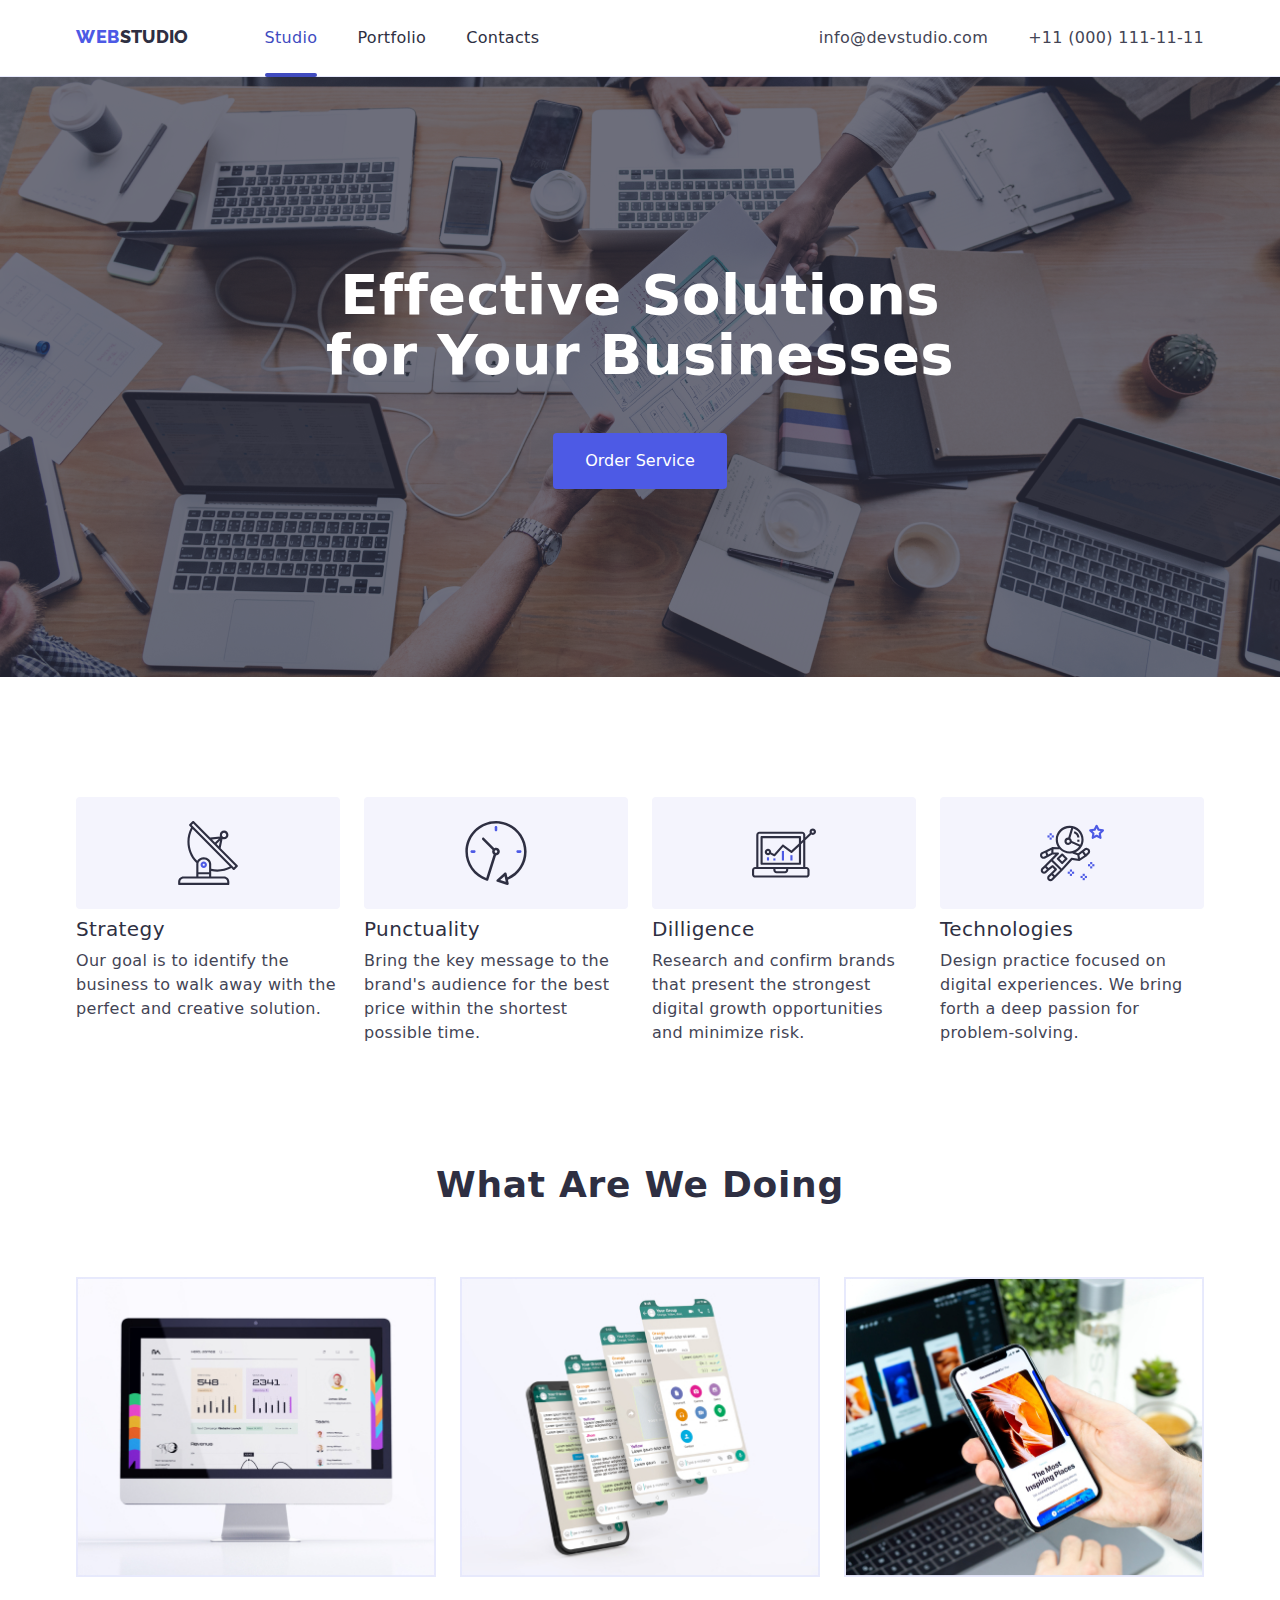
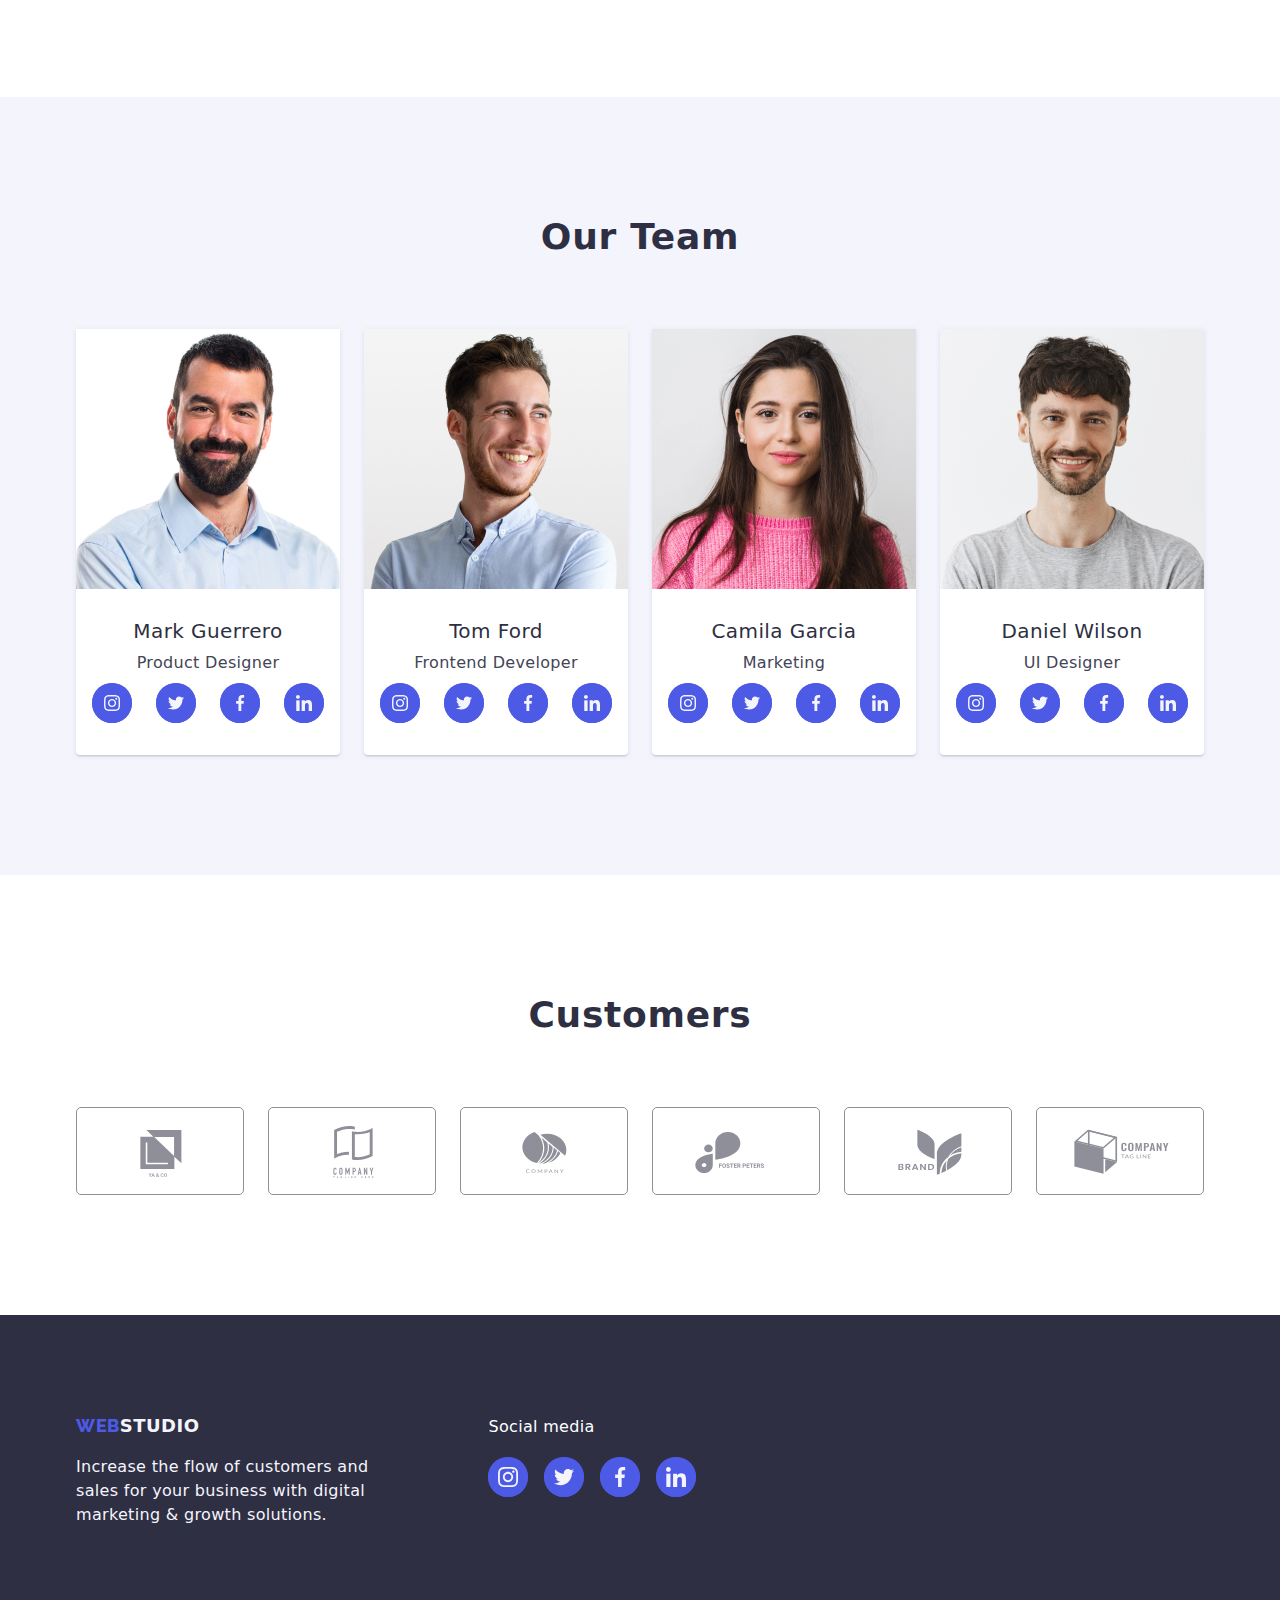
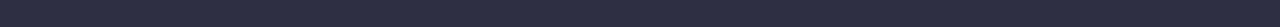
<file: index.html>
<!DOCTYPE html>
<html lang="en">
<head>
    <meta charset="UTF-8">
    <meta name="viewport" content="width=device-width, initial-scale=1.0">
    <title>WebStudio</title>
    <link rel="stylesheet" href="./css/styles.css">
    
    <link rel="preconnect" href="https://fonts.googleapis.com">
    <link rel="preconnect" href="https://fonts.gstatic.com" crossorigin>
    
    <link href="https://fonts.googleapis.com/css2?family=Raleway:wght@800&family=Roboto:wght@400;500;700;900&display=swap" rel="stylesheet">  
    
    <link
    rel="stylesheet"
    href="https://cdnjs.cloudflare.com/ajax/libs/modern-normalize/2.0.0/modern-normalize.min.css"/> 
</head>

<body>
    <header class="header">
        <div class="container header-container">
        <nav class="nav-list"><a 
            class="logo link"
            href="./index.html"><span class="web-logo">WEB</span><span class="studio-logo">STUDIO</span></a>
            
            <ul class="list link header-list">
                <li><a 
                    class="link-list active-link current link"
                    href="./index.html">Studio</a></li>
                
                <li><a 
                    class="link-list link" href="./portfolio.html">Portfolio</a></li>
                
                <li><a 
                    class="link-list link"
                    href="#">Contacts</a></li>
            </ul>
        </nav>        
        
        <address class="address-list">
            <ul class="address-header list link">
                <li><a 
                    class="address-link link" 
                    href="mailto:info@devstudio.com">info@devstudio.com</a></li>
                <li><a
                    class="address-link link"
                    href="tel:+110001111111">+11 (000) 111-11-11</a></li>
            </ul>
        </address>
        </div>   
    </header>

    <main>
        <section class="section main-section">
            <div class="container">
        <h1 class="header-main">Effective Solutions<br/>for Your Businesses</h1>
        <button 
        class="button-tab"
        type="button" data-modal-open>Order Service</button>
            </div>
        </section>


        <section class="section">
            <div class="container">
            <ul class="list benefits-list">
                <li class="benefits-item"><div class="benefits-container"><svg class="client-logo" width="64" height="64"><use href="./images/icons.svg#antenna"></use></svg></div>
                    <h3 class="benefits-title">Strategy</h3>
                    <p class="section-text">Our goal is to identify the business to walk away with the perfect and creative solution.</p></li>

            
                <li class="benefits-item"><div class="benefits-container"><svg class="client-logo" width="64" height="64"><use href="./images/icons.svg#clock"></use></svg></div>
                    <h3 class="benefits-title">Punctuality</h3>
                    <p class="section-text">Bring the key message to the brand's audience for the best price within the shortest possible time.</p></li>
            
                
                <li class="benefits-item"><div class="benefits-container"><svg class="client-logo" width="64" height="64"><use href="./images/icons.svg#diagram"></use></svg></div>
                    <h3 class="benefits-title">Dilligence</h3>
                    <p class="section-text">Research and confirm brands that present the strongest digital growth opportunities and minimize risk.</p></li>
            
                <li class="benefits-item"><div class="benefits-container"><svg class="client-logo" width="64" height="64"><use href="./images/icons.svg#astronaut"></use></svg></div>
                    <h3 class="benefits-title">Technologies</h3>
                    <p class="section-text">Design practice focused on digital experiences. We bring forth a deep passion for problem-solving.</p></li>
            </ul>
            </div>
        </section>


        <section class="section section-no-top-padding">
            <div class="container"> 
            <h2 class="section-title">What Are We Doing</h2>
            <ul class="list what-list">
                <li class="what-item"><img src="./images/what-we-do-monitor.jpg" alt="monitor" width="360"></li>
                <li class="what-item"><img src="./images/what-we-do-phones.jpg" alt="mobile" width="360"></li>
                <li class="what-item"><img src="./images/what-we-do-phone-monitor.jpg" alt="laptop&mobile" width="360"></li>
            </ul>
            </div> 
        </section>

        <section class="section section-grey">
        <div class="container">
            <h2 class="section-title">Our Team</h2>
            <ul class="list team-list">
                <li class="team-item"><img 
                class="team-image"    src="./images/our-team-mark.jpg" alt="photo-of-mark-guerrero" width="264">
                <h3 class="team-title">Mark Guerrero</h3>  
                <p class="team-position">Product Designer</p>  
                
                    <ul class="list team-social-list">
                        <li class="team-social-item"><a class="team-social-link link" href="https://instagram.com" target="_blank" rel="noopener noreferrer">
                                <svg class="team-social-icon" width="16" height="16">
                                    <use href="./images/icons.svg#instagram"></use>
                                </svg>
                            </a></li>

                        <li class="team-social-item"><a class="team-social-link link" href="https://twitter.com" target="_blank" rel="noopener noreferrer">
                            <svg class="team-social-icon" width="16" height="16">
                                <use href="./images/icons.svg#twitter"></use>
                            </svg>
                        </a></li>

                        <li class="team-social-item">
                            <a class="team-social-link link" href="https://facebook.com" target="_blank" rel="noopener noreferrer">
                                <svg class="team-social-icon" width="16" height="16">
                                    <use href="./images/icons.svg#facebook"></use>
                                </svg>
                            </a> 
                        </li>
 
                        <li class="team-social-item">
                            <a class="team-social-link link" href="https://linkedin.com" target="_blank" rel="noopener noreferrer">
                                <svg class="team-social-icon" width="16" height="16">
                                    <use href="./images/icons.svg#linkedin"></use>
                                </svg>
                            </a> 
                        </li>
                    </ul>
                
                </li>
                
                <li class="team-item"><img 
                    class="team-image"  src="./images/our-team-tom.jpg" alt="photo-of-tom-ford" width="264">
                <h3 class="team-title">Tom Ford</h3>
                <p class="team-position">Frontend Developer</p>
                
                    <ul class="list team-social-list">
                        <li class="team-social-item"><a class="team-social-link link"  href="https://instagram.com" target="_blank" rel="noopener noreferrer">
                                <svg class="team-social-icon" width="16" height="16">
                                    <use href="./images/icons.svg#instagram"></use>
                                </svg>
                            </a></li>

                        <li class="team-social-item"><a class="team-social-link link" href="https://twitter.com" target="_blank" rel="noopener noreferrer">
                            <svg class="team-social-icon" width="16" height="16">
                                <use href="./images/icons.svg#twitter"></use>
                            </svg>
                        </a></li>

                        <li class="team-social-item">
                            <a class="team-social-link link" href="https://facebook.com" target="_blank" rel="noopener noreferrer">
                                <svg class="team-social-icon" width="16" height="16">
                                    <use href="./images/icons.svg#facebook"></use>
                                </svg>
                            </a> 
                        </li>
 
                        <li class="team-social-item">
                            <a class="team-social-link link" href="https://linkedin.com" target="_blank" rel="noopener noreferrer">
                                <svg class="team-social-icon" width="16" height="16">
                                    <use href="./images/icons.svg#linkedin"></use>
                                </svg>
                            </a> 
                        </li>
                    </ul>
                 
                </li>
                
                <li class="team-item"><img  class="team-image" src="./images/our-team-camila.jpg" alt="photo-of-camila-garcia" width="264">
                <h3 class="team-title">Camila Garcia</h3>
                <p class="team-position">Marketing</p>
                
                    <ul class="list team-social-list">
                        <li class="team-social-item"><a class="team-social-link link" href="https://instagram.com" target="_blank" rel="noopener noreferrer">
                                <svg class="team-social-icon" width="16" height="16">
                                    <use href="./images/icons.svg#instagram"></use>
                                </svg>
                            </a></li>

                        <li class="team-social-item"><a class="team-social-link link" href="https://twitter.com" target="_blank" rel="noopener noreferrer">
                            <svg class="team-social-icon" width="16" height="16">
                                <use href="./images/icons.svg#twitter"></use>
                            </svg>
                        </a></li>

                        <li class="team-social-item">
                            <a class="team-social-link link" href="https://facebook.com" target="_blank" rel="noopener noreferrer">
                                <svg class="team-social-icon" width="16" height="16">
                                    <use href="./images/icons.svg#facebook"></use>
                                </svg>
                            </a> 
                        </li>

                        <li class="team-social-item">
                            <a class="team-social-link link" href="https://linkedin.com" target="_blank" rel="noopener noreferrer">
                                <svg class="team-social-icon" width="16" height="16">
                                    <use href="./images/icons.svg#linkedin"></use>
                                </svg>
                            </a> 
                        </li>
                    </ul>
                 
                </li>
                
                <li class="team-item"><img class="team-image"src="./images/our-team-daniel.jpg" alt="photo-of-daniel-wilson" width="264">
                <h3 class="team-title">Daniel Wilson</h3>
                <p class="team-position">UI Designer</p> 
                    <ul class="list team-social-list">
                        <li class="team-social-item"><a class="team-social-link link" href="https://instagram.com" target="_blank" rel="noopener noreferrer">
                                <svg class="team-social-icon" width="16" height="16">
                                    <use href="./images/icons.svg#instagram"></use>
                                </svg>
                            </a></li>

                        <li class="team-social-item"><a class="team-social-link link" href="https://twitter.com" target="_blank" rel="noopener noreferrer">
                            <svg class="team-social-icon" width="16" height="16">
                                <use href="./images/icons.svg#twitter"></use>
                            </svg>
                        </a></li>

                        <li class="team-social-item">
                            <a class="team-social-link link" href="https://facebook.com" target="_blank" rel="noopener noreferrer">
                                <svg class="team-social-icon" width="16" height="16">
                                    <use href="./images/icons.svg#facebook"></use>
                                </svg>
                            </a> 
                        </li>

                        <li class="team-social-item">
                            <a class="team-social-link link" href="https://linkedin.com" target="_blank" rel="noopener noreferrer">
                                <svg class="team-social-icon" width="16" height="16">
                                    <use href="./images/icons.svg#linkedin"></use>
                                </svg>
                            </a> 
                        </li>
                    </ul>
                </li>
            </ul>
            </div>
        </section>

        <section class="section client-section">
            <div class="container">
                <h2 class="section-title">Customers</h2>
            <ul class="list client-list">
                
                <li class="client-list-item"><a class="client-list-link link" href=""
                    ><svg class="client-logo-icon" width="104" height="56"><use href="./images/icons.svg#client1-logo"></use></svg></a></li>
                
                <li class="client-list-item"><a class="client-list-link link" href=""
                    ><svg class="client-logo-icon" width="104" height="56"><use href="./images/icons.svg#client2-logo"></use></svg></a></li>
                
                <li class="client-list-item"><a class="client-list-link link" href=""
                    ><svg class="client-logo-icon" width="104" height="56"><use href="./images/icons.svg#client3-logo"></use></svg></a></li>
                
                <li class="client-list-item"><a class="client-list-link link" href=""
                    ><svg class="client-logo-icon" width="104" height="56"><use href="./images/icons.svg#client4-logo"></use></svg></a></li>
                
                <li class="client-list-item"><a class="client-list-link link" href=""
                    ><svg class="client-logo-icon" width="104" height="56"><use href="./images/icons.svg#client5-logo"></use></svg></a></li>
                
                <li class="client-list-item"><a class="client-list-link link" href=""
                    ><svg class="client-logo-icon" width="104" height="56"><use href="./images/icons.svg#client6-logo"></use></svg></a></li>
            </ul>
            </div>
        </section>
    </main>

    <footer class="footer-section">
        <div class="container">
            <div class="footer-logo">
                <a 
                class="link"
                href="./index.html"><span class="web-logo">WEB</span><span class="studio-footer">STUDIO</span></a>
                <p class="footer-text">Increase the flow of customers and<br>sales for your business with digital<br>marketing & growth solutions.</p>
            </div>


            <div class="footer-social-wrapper">
                <p class="social-footer-title">Social media</p> 
                <ul class="social-footer-list list">
                    <li class="team-social-item"><a class="footer-social-link link" href="https://instagram.com" target="_blank" rel="noopener noreferrer">
                        <svg class="team-social-icon" width="20" height="20">
                        <use href="./images/icons.svg#instagram"></use>
                        </svg>
                    </a></li>

                    <li class="team-social-item"><a class="footer-social-link link" href="https://twitter.com" target="_blank" rel="noopener noreferrer">
                        <svg class="team-social-icon" width="20" height="20">
                            <use href="./images/icons.svg#twitter"></use>
                        </svg>
                    </a></li>
                    
                    <li class="team-social-item">
                    <a class="footer-social-link link" href="https://facebook.com" target="_blank" rel="noopener noreferrer">
                        <svg class="team-social-icon" width="20" height="20">
                            <use href="./images/icons.svg#facebook"></use>
                        </svg>
                    </a></li>

                    <li class="team-social-item">
                        <a class="footer-social-link link" href="https://linkedin.com" target="_blank" rel="noopener noreferrer">
                            <svg class="team-social-icon" width="20" height="20">
                                <use href="./images/icons.svg#linkedin"></use>
                            </svg>
                        </a> 
                    </li> 
                </ul>
            </div> 
        </div>
    </footer>
    <div class="backdrop is-hidden" data-modal>
        <div class="modal">
            <button class="modal-close" type="button" data-modal-close>
                <svg class="modal-close-icon" width="24" height="24">
                    <use href="./images/icons.svg#close-x"></use>
                </svg>
            </button>
        </div>
    </div>
    <script src="./js/modal.js"></script> 
</body>
</html>
</file>
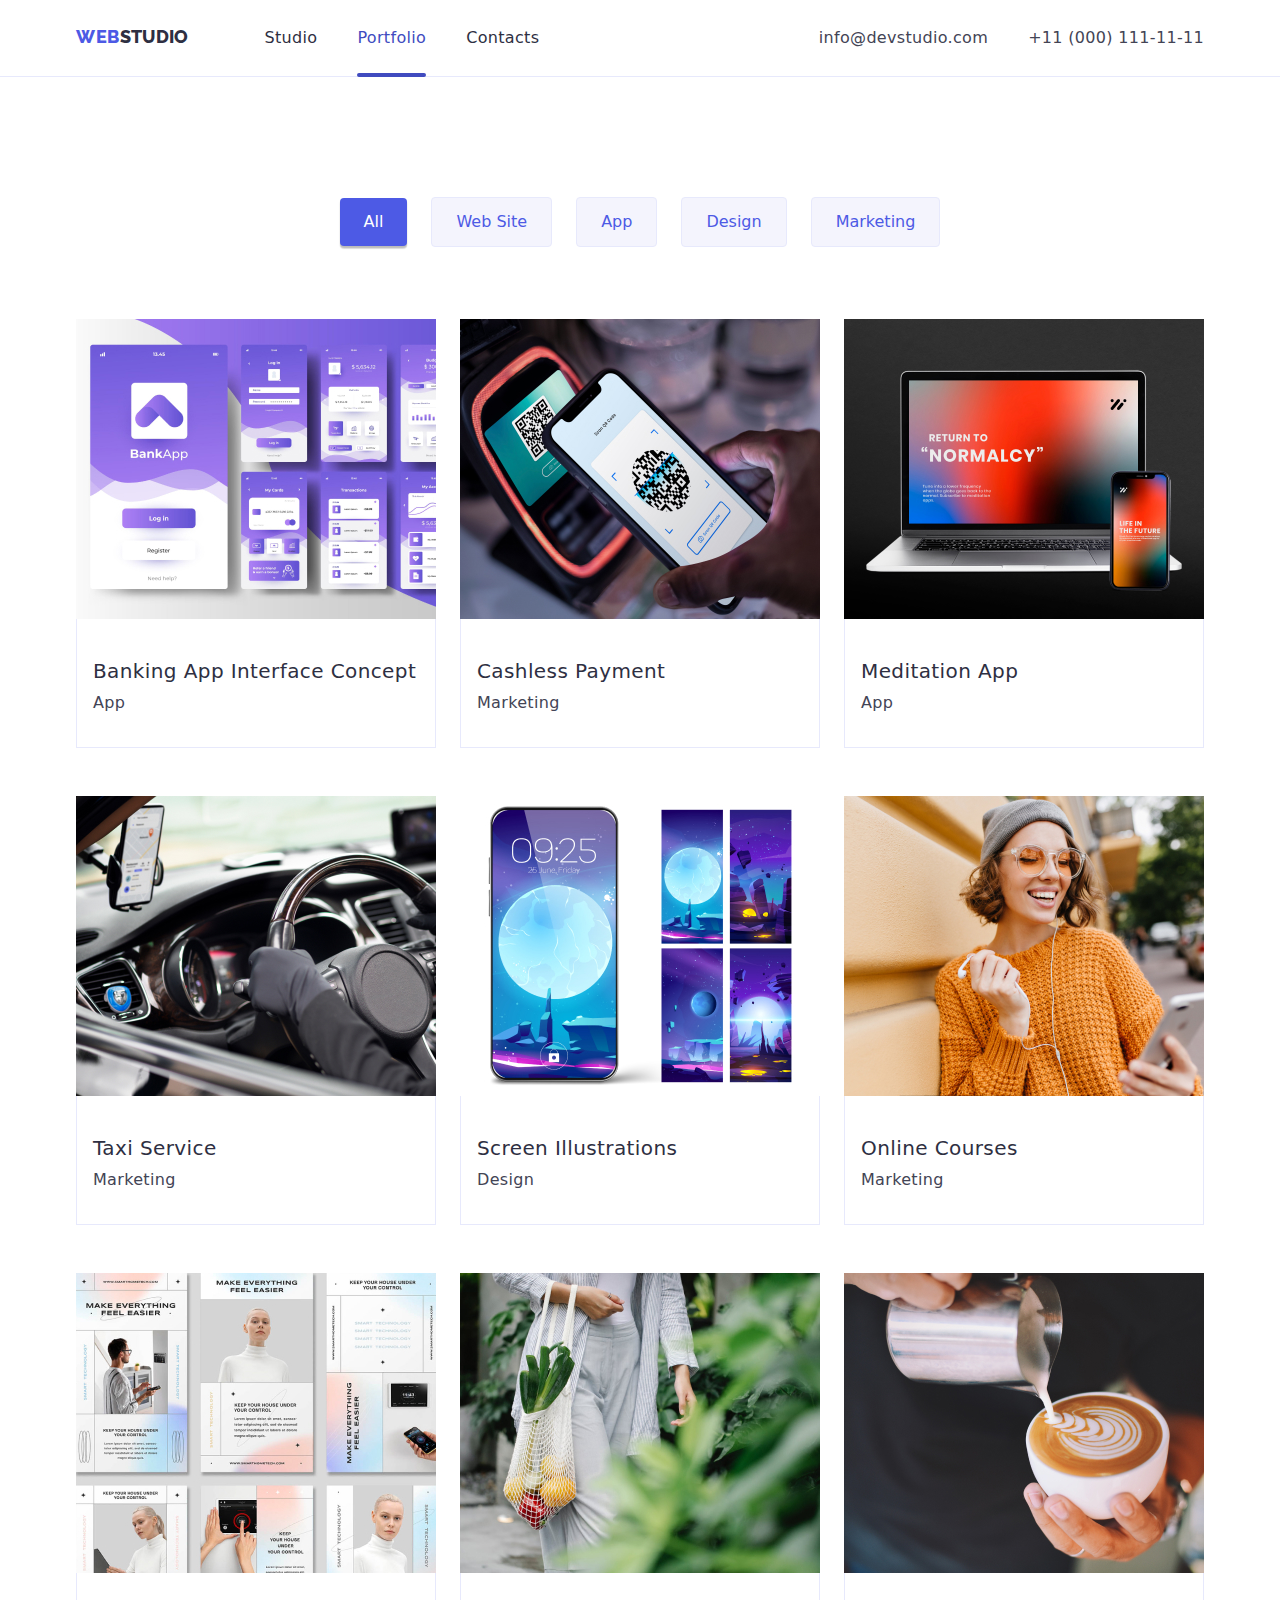
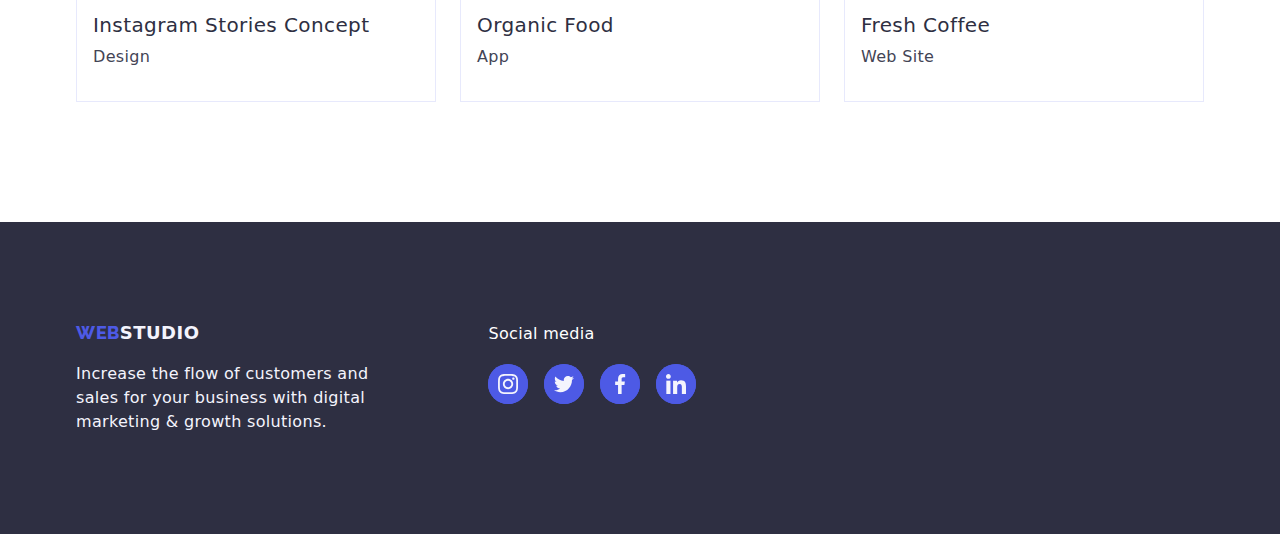
<file: portfolio.html>
<!DOCTYPE html>
<html lang="en">
<head>
    <meta charset="UTF-8">
    <meta name="viewport" content="width=device-width, initial-scale=1.0">
    <title>Portfolio</title>

    <link rel="stylesheet" href="./css/styles.css">
    <link rel="preconnect" href="https://fonts.googleapis.com">
    <link rel="preconnect" href="https://fonts.gstatic.com" crossorigin>
    <link href="https://fonts.googleapis.com/css2?family=Raleway:wght@800&family=Roboto:wght@400;500;700;900&display=swap" rel="stylesheet">      
    <link
    rel="stylesheet"
    href="https://cdnjs.cloudflare.com/ajax/libs/modern-normalize/2.0.0/modern-normalize.min.css"/> 
</head>

<body>
    <header class="header">
        <div class="container header-container">
        <nav class="nav-list"><a 
            class="logo link"
            href="./index.html"><span class="web-logo">WEB</span><span class="studio-logo">STUDIO</span></a>
    
            
            <ul class="list link header-list">
                <li><a 
                    class="link-list link"
                    href="./index.html">Studio</a></li>
                
                <li><a 
                    class="link-list active-link current link"     href="./portfolio.html">Portfolio</a></li>
                
                <li><a 
                    class="link-list link"
                    href="#">Contacts</a></li>
            </ul>
        </nav>        
        
            <address class="address-list">
            <ul class="address-header list link">
                <li><a 
                    class="address-link link" 
                    href="mailto:info@devstudio.com">info@devstudio.com</a></li>
                <li><a
                    class="address-link link"
                    href="tel:+110001111111">+11 (000) 111-11-11</a></li>
            </ul>
            </address>
        </div>   
    </header>

    <main>
        <section class="section">
            <div class="container services-container">
            <ul class="list services-list">
                <li><button
                    type="button" 
                    class="filter-button filter-active"
                    >All</button>
                </li>

                <li><button
                    type="button" 
                    class="filter-button">Web Site</button>
                </li>

                <li><button 
                    type="button" 
                    class="filter-button">App</button>
                </li>

                <li>
                    <button 
                    type="button" 
                    class="filter-button">Design</button>
                </li>
                
                <li>
                    <button 
                    type="button" 
                    class="filter-button">Marketing</button> 
                </li>
            </ul> 
        
    
            <ul class="list project-list">
                <li class="project-detail">
                    <a class="link project-link" href="#">
                        <div class="project-overlay-wrap">
                        <img 
                src="./images/portfolio-1.jpg"
                alt="photo of banking app"
                width="360"/>
                        <p class="project-overlay-text">14 Stylish and User-Friendly App Design Concepts · Task Manager App · Calorie Tracker App · Exotic Fruit Ecommerce App · Cloud Storage App</p>
                        </div>
                
                <div class="project-wrapper">
                <h3 class="project-title">Banking App Interface Concept</h3>
                <p class="project-description">App</p></div></a></li>


                <li class="project-detail"><a class="link project-link" href="#">
                <div class="project-overlay-wrap">    
                <img 
                src="./images/portfolio-2.jpg" 
                alt="photo of cashless payment"
                width="360"/>
                <p class="project-overlay-text">14 Stylish and User-Friendly App Design Concepts · Task Manager App · Calorie Tracker App · Exotic Fruit Ecommerce App · Cloud Storage App</p> 
                </div>
                
                <div class="project-wrapper">
                <h3 class="project-title">Cashless Payment</h3>
                <p class="project-description">Marketing</p></div></a></li>

                <li class="project-detail"><a class="link project-link" href="#">
                <div class="project-overlay-wrap">
                <img
                src="./images/portfolio-3.jpg"
                alt="photo of meditation app"
                width="360"/>
                <p class="project-overlay-text">14 Stylish and User-Friendly App Design Concepts · Task Manager App · Calorie Tracker App · Exotic Fruit Ecommerce App · Cloud Storage App</p> 
                </div>
                
                <div class="project-wrapper">
                <h3 class="project-title">Meditation App</h3>
                <p class="project-description">App</p></div></a></li>

                <li class="project-detail"><a class="link project-link" href="#">
                <div class="project-overlay-wrap">
                <img
                src="./images/portfolio-4.jpg"
                alt="photo of taxi service"
                width="360"/>
                <p class="project-overlay-text">14 Stylish and User-Friendly App Design Concepts · Task Manager App · Calorie Tracker App · Exotic Fruit Ecommerce App · Cloud Storage App</p> 
                </div>
                <div class="project-wrapper">
                <h3 class="project-title">Taxi Service</h3> 
                <p class="project-description">Marketing</p></div></a></li>
                
                <li class="project-detail"><a class="link project-link" href="#">
                <div class="project-overlay-wrap">   
                <img
                src="./images/portfolio-5.jpg"
                alt="photo of screen illustrations"
                width="360"/>
                <p class="project-overlay-text">14 Stylish and User-Friendly App Design Concepts · Task Manager App · Calorie Tracker App · Exotic Fruit Ecommerce App · Cloud Storage App</p> 
                </div>
                <div class="project-wrapper">
                <h3 class="project-title">Screen Illustrations</h3> 
                <p class="project-description">Design</p></div></a>
                </li>

                <li class="project-detail"><a class="link project-link" href="#">
                <div class="project-overlay-wrap">   
                <img
                src="./images/portfolio-6.jpg"
                alt="photo of online courses"
                width="360"/>
                <p class="project-overlay-text">14 Stylish and User-Friendly App Design Concepts · Task Manager App · Calorie Tracker App · Exotic Fruit Ecommerce App · Cloud Storage App</p> 
                </div>
                <div class="project-wrapper"> 
                <h3 class="project-title">Online Courses</h3>
                <p class="project-description">Marketing</p></div></a>
                </li>
                
                <li class="project-detail"><a class="link project-link" href="#">
                <div class="project-overlay-wrap">    
                <img 
                src="./images/portfolio-7.jpg" 
                alt="photo of instagram stories concept"
                width="360"/>
                <p class="project-overlay-text">14 Stylish and User-Friendly App Design Concepts · Task Manager App · Calorie Tracker App · Exotic Fruit Ecommerce App · Cloud Storage App</p> 
                </div>
                <div class="project-wrapper"> 
                <h3 class="project-title">Instagram Stories Concept</h3>
                <p class="project-description">Design</p></div></a></li> 

                <li class="project-detail"><a class="link project-link" href="#">
                <div class="project-overlay-wrap">    
                <img
                src="./images/portfolio-8.jpg" 
                alt="photo of organic food"
                width="360"/>
                <p class="project-overlay-text">14 Stylish and User-Friendly App Design Concepts · Task Manager App · Calorie Tracker App · Exotic Fruit Ecommerce App · Cloud Storage App</p> 
                </div>
                <div class="project-wrapper"> 
                <h3 class="project-title">Organic Food</h3>
                <p class="project-description">App</p></div></a></li>

                <li class="project-detail"><a class="link project-link" href="#">
                <div class="project-overlay-wrap">  
                <img 
                src="./images/portfolio-9.jpg" 
                alt="fresh cup of coffee"
                width="360"/>
                <p class="project-overlay-text">14 Stylish and User-Friendly App Design Concepts · Task Manager App · Calorie Tracker App · Exotic Fruit Ecommerce App · Cloud Storage App</p> 
                </div>
                <div class="project-wrapper"> 
                <h3 class="project-title">Fresh Coffee</h3>
                <p class="project-description">Web Site</p></div></a>
                </li>
            </ul>
            </div>
        </section>
    </main>

    
    <footer class="footer-section">
        <div class="container">

            <div class="footer-logo">
                <a 
                class="link"
                href="./index.html"><span class="web-logo">WEB</span><span class="studio-footer">STUDIO</span></a>
                <p class="footer-text">Increase the flow of customers and<br>sales for your business with digital<br>marketing & growth solutions.</p>
            </div>
            
            <div class="footer-social-wrapper">
                <p class="social-footer-title">Social media</p> 
                <ul class="social-footer-list list">
                    <li class="team-social-item"><a class="footer-social-link link" href="https://instagram.com" target="_blank" rel="noopener noreferrer">
                        <svg class="team-social-icon" width="20" height="20">
                            <use href="./images/icons.svg#instagram"></use>
                        </svg>
                    </a></li>

                <li class="team-social-item"><a class="footer-social-link link" href="https://twitter.com" target="_blank" rel="noopener noreferrer">
                    <svg class="team-social-icon" width="20" height="20">
                        <use href="./images/icons.svg#twitter"></use>
                    </svg>
                </a></li>

                <li class="team-social-item">
                    <a class="footer-social-link link" href="https://facebook.com" target="_blank" rel="noopener noreferrer">
                        <svg class="team-social-icon" width="20" height="20">
                            <use href="./images/icons.svg#facebook"></use>
                        </svg>
                    </a> 
                </li>

                <li class="team-social-item">
                    <a class="footer-social-link link" href="https://linkedin.com" target="_blank" rel="noopener noreferrer">
                        <svg class="team-social-icon" width="20" height="20">
                            <use href="./images/icons.svg#linkedin"></use>
                        </svg>
                    </a> 
                </li>
                    
                </ul>
            </div> 
        </div>
    </footer>      
</body>
</html>
</file>
<file: css/styles.css>
:root {
    --primary-white-color: #ffffff;
    --primary-text-color: #2E2F42;
    --secondary-text-color: #434455;
    --primary-background-color: #2E2F42;
    --background-color: #F4F4FD;
    --text-color: #4D5AE5;
    --secondary-background-color: #404BBF;
}

p,
h1,
h2,
h3,
h4,
h5,
h6 {
    margin: 0;
}

html {
    box-sizing: border-box;
}

*,*::after,
*::before{
    box-sizing: inherit;
}

ul,
ol {
    margin: 0;
    padding: 0;
}

img {
    display: block;
    max-width: 100%;
    height: auto;
}

body {
    font-family: "Roboto", sans-serif;
    font-weight: 400;
    font-size: 16px;
    line-height: 24px;
    letter-spacing: 0.32px;
}

.list{
    list-style: none;
    margin: 0;
    padding: 0;
}

.link{
    text-decoration: none;
    color: inherit;
}

.header{
    padding: 26px 0;
    border-bottom: 1px solid #E7E9FC;
}

.container {
    width: 1158px;
    padding: 0 15px;
    margin: 0 auto;
}

.header-container{
    display: flex;
    justify-content: space-between;
}   

.portfolio-header{
    display: flex;
    gap: 27px;
    border-bottom: 1px;
    border-color: #E7E9FC;
    padding: 32px 64px 32px 64px;
}

.nav-list{
    display: flex;
}
    

.header-list {
    display: flex;
    gap: 40px;
    margin-left: 76px;
}
.active-link {
    color: #404bbf !important;
}

.link-list{
    position: relative;
}
.current{
    /* position: relative; */
    color: #404BBF;
}
.link-list::after{
    content: "";
    position: absolute;
    left: 0;
    bottom: -30px;
    width: 0;
    height: 4px;
    border-radius: 2px;
    border: 0px solid #404BBF;
    background-color: #404BBF;
    transition: all 250ms cubic-bezier(0.4, 0, 0.2, 1); 
}

.current::after, .link-list:focus::after, .link-list:hover::after{
    content: "";
    position: absolute;
    left: 0;
    bottom: -30px;
    width: 100%;
    height: 4px;
    border-radius: 2px;
    border: 2px solid #404BBF;
    background-color: #404BBF;
}

.address-list{
    display: flex;
    gap: 27px;
    color: #434455;
}

.address-header{
    display: flex;
    gap: 40px;  
}

.link-list{
    font-weight: 500;
    font-size: 16px;
    line-height: 24px;
    color: #2E2F42;
    font-style: normal;
    text-decoration: none;

    transition: color 250ms cubic-bezier(0.4, 0, 0.2, 1); 
}


.link-list:hover,
.link-list:focus,
.link-list:active{
    color: #4D5AE5;
}

.address-link{
    display: flex;
    font-style: normal;
    gap: 40px;
    transition: color 250ms cubic-bezier(0.4, 0, 0.2, 1); 
}

.address-link:hover,
.address-link:focus {
    color: #4D5AE5; 
}

.web-logo{
    font-family: "RALEWAY", sans-serif;
    font-weight: 800;
    font-size: 18px;
    line-height: 21px;
    color: #4D5AE5; 
}
.studio-logo{
    font-family: "RALEWAY", sans-serif;
    font-weight: 800;
    font-size: 18px;
    line-height: 21px;
    color: #2E2F42; 
}

.section{
    padding-top: 120px;
    padding-bottom: 120px;
    flex: 1;
}

h1{
    text-align: center;
}
.main-section{
    text-align: center;
    background-color: #2E2F42;
    padding: 188px 0;
    background-image: url(../images/dark-bg.png), url(../images/hero-bg-image1.jpg), linear-gradient(rgba(0, 79, 249,0.2), rgba(255, 249, 76, 0.2));
    background-repeat: no-repeat;
    background-position: center;
    background-size: cover;
    width: fill(1,053px);
    height: hug(128px);
    gap: 16px;
}

.header-main{
    font-weight: 700;
    font-size: 56px;
    line-height: 60px;
    color: #ffffff;
    margin-bottom: 48px;
}
.button-tab{
    font-family: inherit;
    font-size: 16px;
    font-weight: 500;
    line-height: 24px;
    color: #ffffff;
    background-color: #4D5AE5;
    border: none;
    padding: 16px 32px 16px 32px;
    border-radius: 4px;
    gap: 10px;
    cursor: pointer;

    transition: background-color 250ms cubic-bezier(0.4, 0, 0.2, 1), color 250ms cubic-bezier(0.4, 0, 0.2, 1); 
}
.button-tab:hover {
    background-color: #404BBF;
}

.button{
    cursor: pointer;
}

.filter-button{
    background: #f4f4fd;
    border: 1px solid #E7E9FC;
    color: #4D5AE5;
    border-radius: 4px;
    font-family: inherit;
    font-weight: 500;
    font-size: 16px;
    line-height: 24px;
    cursor: pointer;
    padding: 12px 24px;
    
    transition: background-color 250ms cubic-bezier(0.4, 0, 0.2, 1), color 250ms cubic-bezier(0.4, 0, 0.2, 1), border-color 250ms cubic-bezier(0.4, 0, 0.2, 1), box-shadow 250ms cubic-bezier(0.4, 0, 0.2, 1);

}
.filter-button:hover, .filter-button:focus{
    color: #ffffff;
    background-color: #404BBF;
    border-color: #404BBF;
    box-shadow: 0px 2px 2px 0px rgba(0, 0, 0, 0.12),
    0px 2px 1px 0px rgba(0, 0, 0, 0.08),
    0px 3px 1px 0px rgba(175, 145, 145, 0.1);
    
}

.filter-active{
    color: white;
    background-color: #4D5AE5;
    border: #404BBF;
    box-shadow: 0px 2px 2px 0px rgba(0, 0, 0, 0.12),
    0px 2px 1px 0px rgba(0, 0, 0, 0.08),
    0px 3px 1px 0px rgba(0, 0, 0, 0.10);
    padding: 12px 24px;

    transition: background-color 250ms cubic-bezier(0.4, 0, 0.2, 1), color 250ms cubic-bezier(0.4, 0, 0.2, 1); 
}

.services-list{
    display: flex;
    gap: 24px;
    align-items: center;
    margin-bottom: 72px;
}
.section-no-bottom-padding{
    padding-bottom: 0;
}

.services-container{
    display: flex;
    flex-direction: column;
    align-items: center;  
}

.benefits-container{
    display: flex;
    align-items: center;
    justify-content: center;
    background-color: #F4F4FD;
    border-radius: 4px;
    width: 264px;
    height: 112px; 
}

.benefits-list{
    display: flex;
    gap: 24px;
}

.benefits-title, h3{
    color: #2E2F42;
    font-size: 20px; 
    letter-spacing: .4px;
    margin-bottom: 8px;
    margin-top: 8px;
    font-weight: 500; 
    line-height: 24px;
}

.section-text{
    color: #434455;
}

.section-grey{
    background-color: #F4F4FD;
}

.section-no-top-padding{
    padding-top: 0;
}

.section-title{
    font-weight: 700;
    font-size: 36px;
    line-height: 40px;
    color: #2E2F42;
    text-align: center;
    margin-bottom: 72px; 
    letter-spacing: 0.72px;
    text-transform: capitalize;
}

.what-list{
    display: flex;
    align-items: center;
    gap: 24px;
}

.what-item {
    border: 1px solid #E7E9FC; 
}

.team-list{
    display: flex;
    gap: 24px;
    justify-content: space-between;
    align-items: center;
    margin: 0 auto; 
    text-align: center;
    width: 100%; 
}

.team-item{
    background-color: white;
    padding-bottom: 32px;
    box-shadow: 0px 2px 1px 0px rgba(46, 47, 66, 0.08),
    0px 1px 1px 0px rgba(46, 47, 66, 0.08),
    0px 1px 6px 0px rgba(46, 47, 66, 0.08);
    border-radius: 0px 0px 4px 4px;
}

.team-image{
    margin-bottom: 30px;
}

.team-title{
    color: #2E2F42;
    margin-bottom: 8px;
    font-weight: 500;
}

.team-position{
    color: #434455;
}

.team-social-item, .team-social-link {
    width: 40px;
    height: 40px;
    color: #F4F4FD;
    border-radius: 50%; 
    display: flex;
    align-items: center;
    justify-content: center;
    gap: 24px;
    background-color: #4D5AE5;

    transition: background-color 250ms cubic-bezier(0.4, 0, 0.2, 1), color 250ms cubic-bezier(0.4, 0, 0.2, 1);
}

.team-social-link:hover,
.team-social-link:focus{
    background-color: #404BBF;
}

.team-social-icon{
    fill: currentColor;
}

.team-social-list{
    display: flex;
    justify-content: center;
    margin-top: 8px; 
    gap: 24px; 
}

.client-list{
    gap: 12px;
    width: 100%;
    height: 100%;
    color: #8e8f99;
    display: flex;
    justify-content: space-between;
    align-items: center; 
}

.client-list-link{
    border: 1px solid #8e8f99;
    border-radius: 5px;
    /* padding: 16px 32px; */
    width: 168px;
    height: 88px;
    display: flex;
    justify-content: center;
    align-items: center;

    transition: border-color 250ms cubic-bezier(0.4, 0, 0.2, 1), color 250ms cubic-bezier(0.4, 0, 0.2, 1); 
}
.client-logo-icon{
    fill: currentColor;
    width: 104px;
    height: 56px; 
}

.client-list-link:hover,
.client-list-link:focus{
    border-color: #404BBF;
    color: #404BBF;
}

.project-list{
    display: flex;
    flex-wrap: wrap;
    gap: 48px 24px;
}

.project-wrapper{
    padding: 32px 16px;
    border: 1px solid #E7E9FC;
    border-top: none;
}

.project-overlay-wrap{
    position: relative;
    overflow: hidden;
}

.project-overlay-text{
    position: absolute;
    top: 0;
    height: 100%;
    width: 100%;
    padding: 40px 32px;
    color: #F4F4FD;
    font-family: Roboto;
    font-size: 16px;
    font-style: normal;
    font-weight: 400;
    line-height: 24px;
    letter-spacing: 0.32px;
    background-color: #4D5AE5;
    
    transform: translateY(100%);
    transition: transform 250ms cubic-bezier(0.4, 0, 0.2, 1);
}

.project-link:focus .project-overlay-text, .project-link:hover .project-overlay-text{
    transform: translateY(0);
}

.project-link{
    display: block;
    transition: box-shadow 250ms cubic-bezier(0.4, 0, 0.2, 1);
}

.project-link:hover, 
.project-link:focus{
    box-shadow: 0px 2px 1px 0px rgba(46, 47, 66, 0.08),
    0px 1px 1px 0px rgba(46, 47, 66, 0.16),
    0px 1px 6px 0px rgba(46, 47, 66, 0.08);
}

.project-title{
    text-decoration: none;
    color: #2E2F42;
    font-weight: 500;
    margin-bottom: 8px;
}

.project-description{
    font-weight: 400;
    font-size: 16px;
    line-height: 24px;
    color: #434455;
}

footer{
    background-color: #2E2F42;
    padding: 100px 0; 
}

.footer-section .container{
    display: flex;  
}

.web-logo{
    color: var(--iris, #4D5AE5);
    font: Raleway;
    font-size: 18px;
    font-style: normal;
    font-weight: 800;
    line-height: 21px; 
    letter-spacing: 0.54px;
    text-transform: uppercase;
}

.studio-footer{
    color: var(--cloud, #F4F4FD);
    font: Raleway;
    font-size: 18px;
    font-style: normal;
    font-weight: 800;
    line-height: 21px; 
    letter-spacing: 0.54px;
    text-transform: uppercase;
}

.footer-social-wrapper{
    margin-left: 120px;
}

.footer-social-link {
    width: 40px;
    height: 40px;
    color: #F4F4FD;
    border-radius: 50%; 
    display: flex;
    align-items: center;
    justify-content: center;
    /* gap: 24px; */
    background-color: #4D5AE5;
    
    transition: background-color 250ms cubic-bezier(0.4, 0, 0.2, 1), color 250ms cubic-bezier(0.4, 0, 0.2, 1);
}

.footer-social-link:hover{
    background-color: #31d0aa;
}

.social-footer-list{
    display: flex;
    gap: 16px;
}
.social-footer-title{
    font-weight: 500;
    color: var(--primary-white-color);
    font-size: 16px;
    margin-bottom: 18px;
    line-height: 24px; 
    letter-spacing: 0.32px; 
}

.footer-text{
    color: #F4F4FD;
    padding-top: 16px;
    font-weight: 400;
    line-height: 24px;
    letter-spacing: 0.32px; 
}

.backdrop{
    position: fixed;
    top: 0;
    left: 0;
    width: 100%;
    height: 100%;
    background-color: rgba(0, 0, 0, 0.2);
    opacity: 1;
    transition: opacity 250ms cubic-bezier(0.4, 0, 0.2, 1);
}

.modal{
    position: absolute;
    top: 50%;
    left: 50%;
    min-width: 408px;
    min-height: 584px;
    border-radius: 4px;
    background-color: #FCFCFC;
    transform: translate(-50%, -50%) scale(1);
    transition: transform 250ms cubic-bezier(0.4, 0, 0.2, 1);  
}

.backdrop.is-hidden .modal{
    transform: translate(-50%, -50%) scale(0);
}

.modal-close{
    position: absolute;
    top: 8px;
    right: 8px;
    padding: 3px;
    display: flex;
    justify-content: center;
    align-items: center;
    width: 24px;
    height: 24px;
    background-color: #E7E9FC;
    color: #2E2F42;
    border: 1px solid rgba(0, 0, 0, 0.10);
    border-radius: 50%;
    cursor: pointer;
    transition: color 250ms cubic-bezier(0.4, 0, 0.2, 1), background-color 250ms cubic-bezier(0.4, 0, 0.2, 1);
}

.modal-close:hover,
.modal-close:focus{
    color: white;
    background-color: #404BBF;
}

.modal-close-icon{
    fill: currentColor;
}

.is-hidden{
    visibility: none;
    opacity: 0;
    pointer-events: none;
}
</file>
